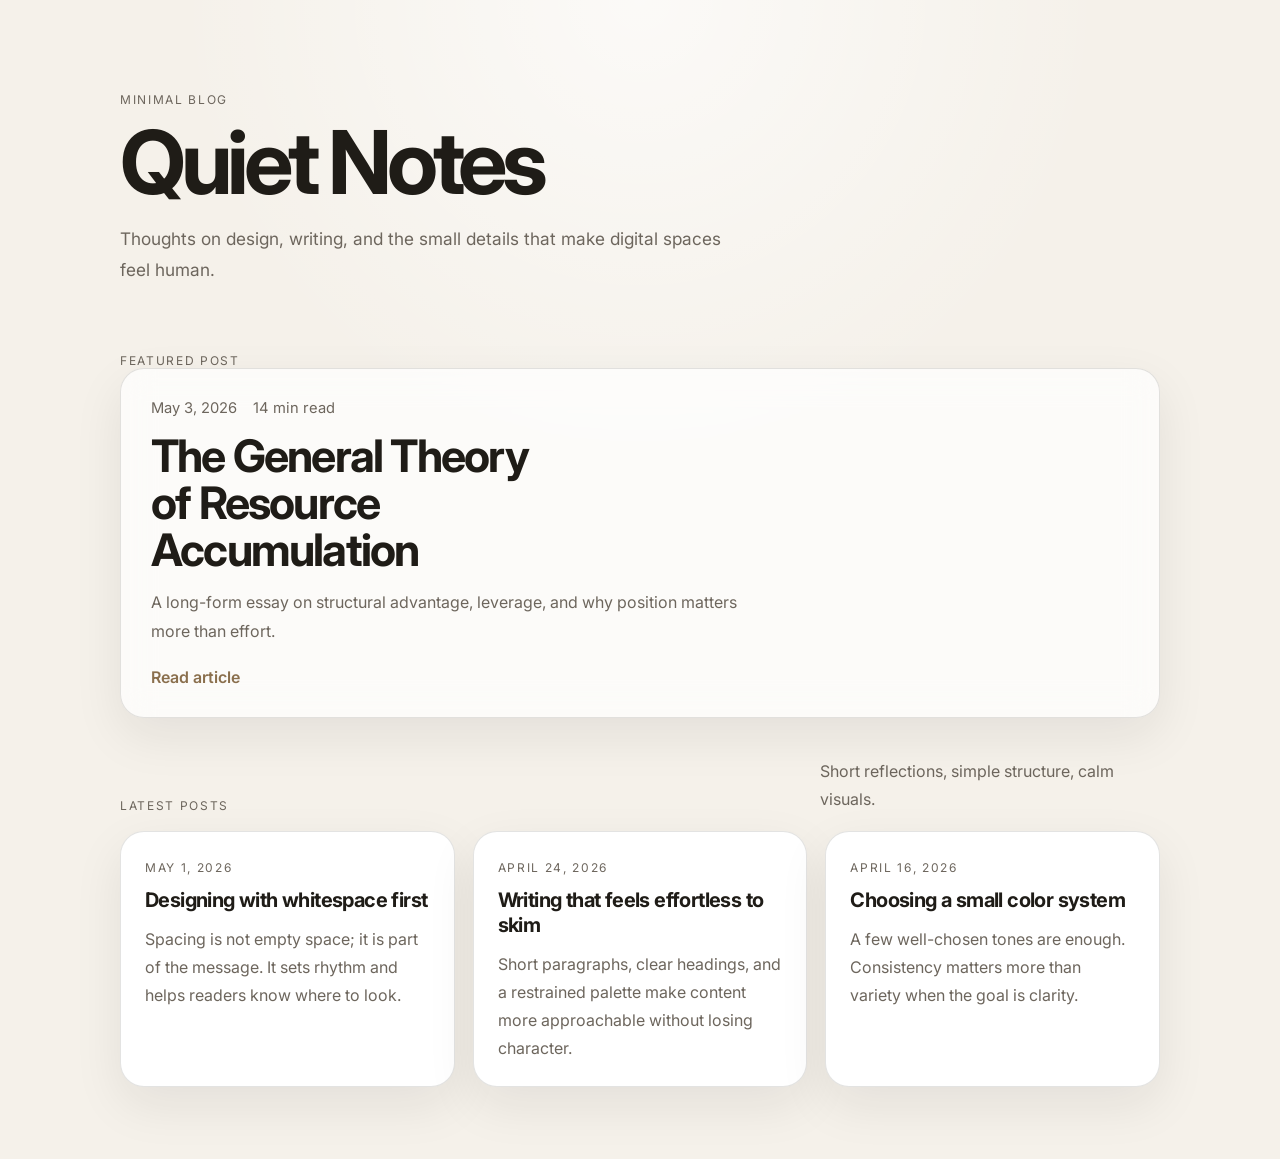
<file: index.html>
<!DOCTYPE html>
<html lang="en">
  <head>
    <meta charset="UTF-8" />
    <meta name="viewport" content="width=device-width, initial-scale=1.0" />
    <title>Quiet Notes</title>
    <meta
      name="description"
      content="A minimalistic blog template with a calm, editorial feel."
    />
    <link rel="preconnect" href="https://fonts.googleapis.com" />
    <link rel="preconnect" href="https://fonts.gstatic.com" crossorigin />
    <link
      href="https://fonts.googleapis.com/css2?family=Inter:wght@400;500;600;700&display=swap"
      rel="stylesheet"
    />
    <link rel="stylesheet" href="styles.css" />
  </head>
  <body>
    <main class="page">
      <header class="hero">
        <p class="eyebrow">Minimal blog</p>
        <h1>Quiet Notes</h1>
        <p class="intro">
          Thoughts on design, writing, and the small details that make digital
          spaces feel human.
        </p>
      </header>

      <section class="featured">
        <p class="section-label">Featured post</p>
        <article class="featured-card">
          <div class="meta">
            <span>May 3, 2026</span>
            <span>14 min read</span>
          </div>
          <h2>The General Theory of Resource Accumulation</h2>
          <p>
            A long-form essay on structural advantage, leverage, and why
            position matters more than effort.
          </p>
          <a href="article.html">Read article</a>
        </article>
      </section>

      <section id="posts" class="posts">
        <div class="section-heading">
          <p class="section-label">Latest posts</p>
          <p>Short reflections, simple structure, calm visuals.</p>
        </div>

        <div class="post-grid">
          <article class="post-card">
            <span class="post-date">May 1, 2026</span>
            <h3>Designing with whitespace first</h3>
            <p>
              Spacing is not empty space; it is part of the message. It sets
              rhythm and helps readers know where to look.
            </p>
          </article>

          <article class="post-card">
            <span class="post-date">April 24, 2026</span>
            <h3>Writing that feels effortless to skim</h3>
            <p>
              Short paragraphs, clear headings, and a restrained palette make
              content more approachable without losing character.
            </p>
          </article>

          <article class="post-card">
            <span class="post-date">April 16, 2026</span>
            <h3>Choosing a small color system</h3>
            <p>
              A few well-chosen tones are enough. Consistency matters more than
              variety when the goal is clarity.
            </p>
          </article>
        </div>
      </section>
    </main>
  </body>
</html>
</file>
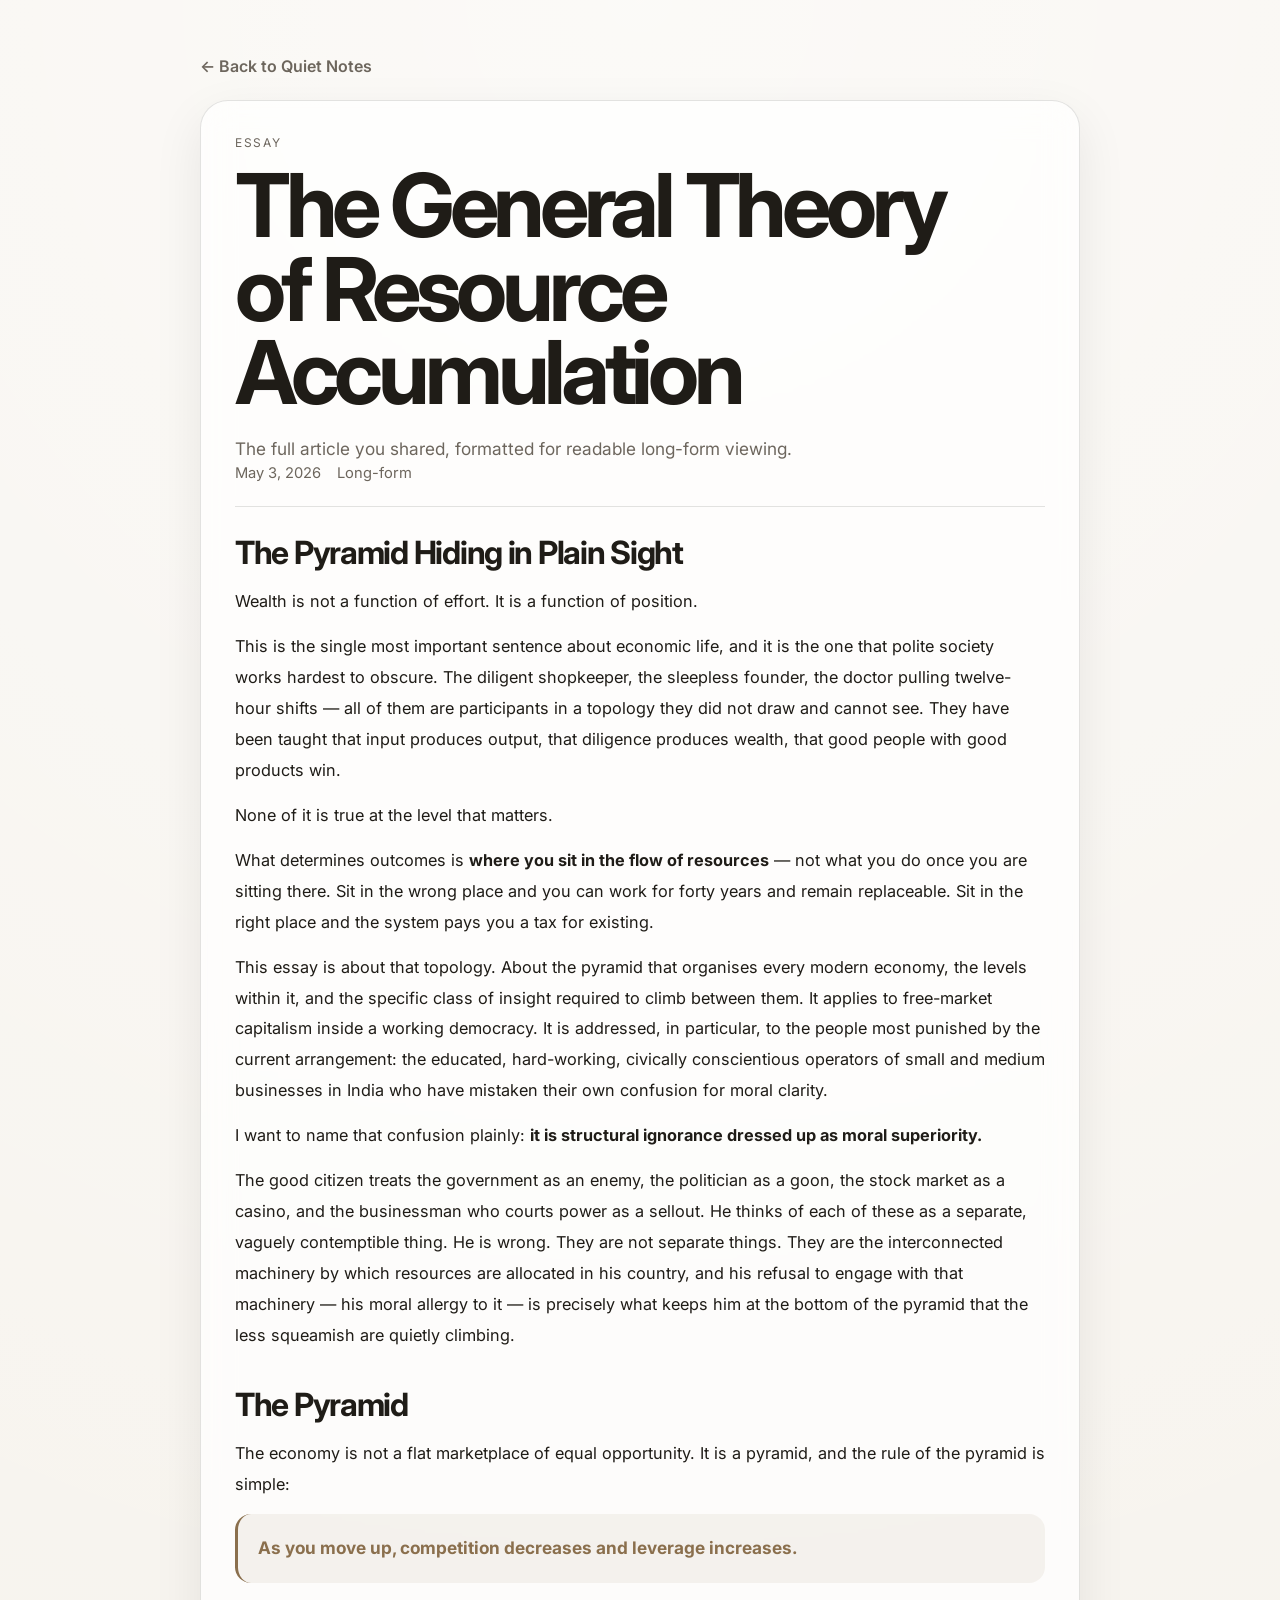
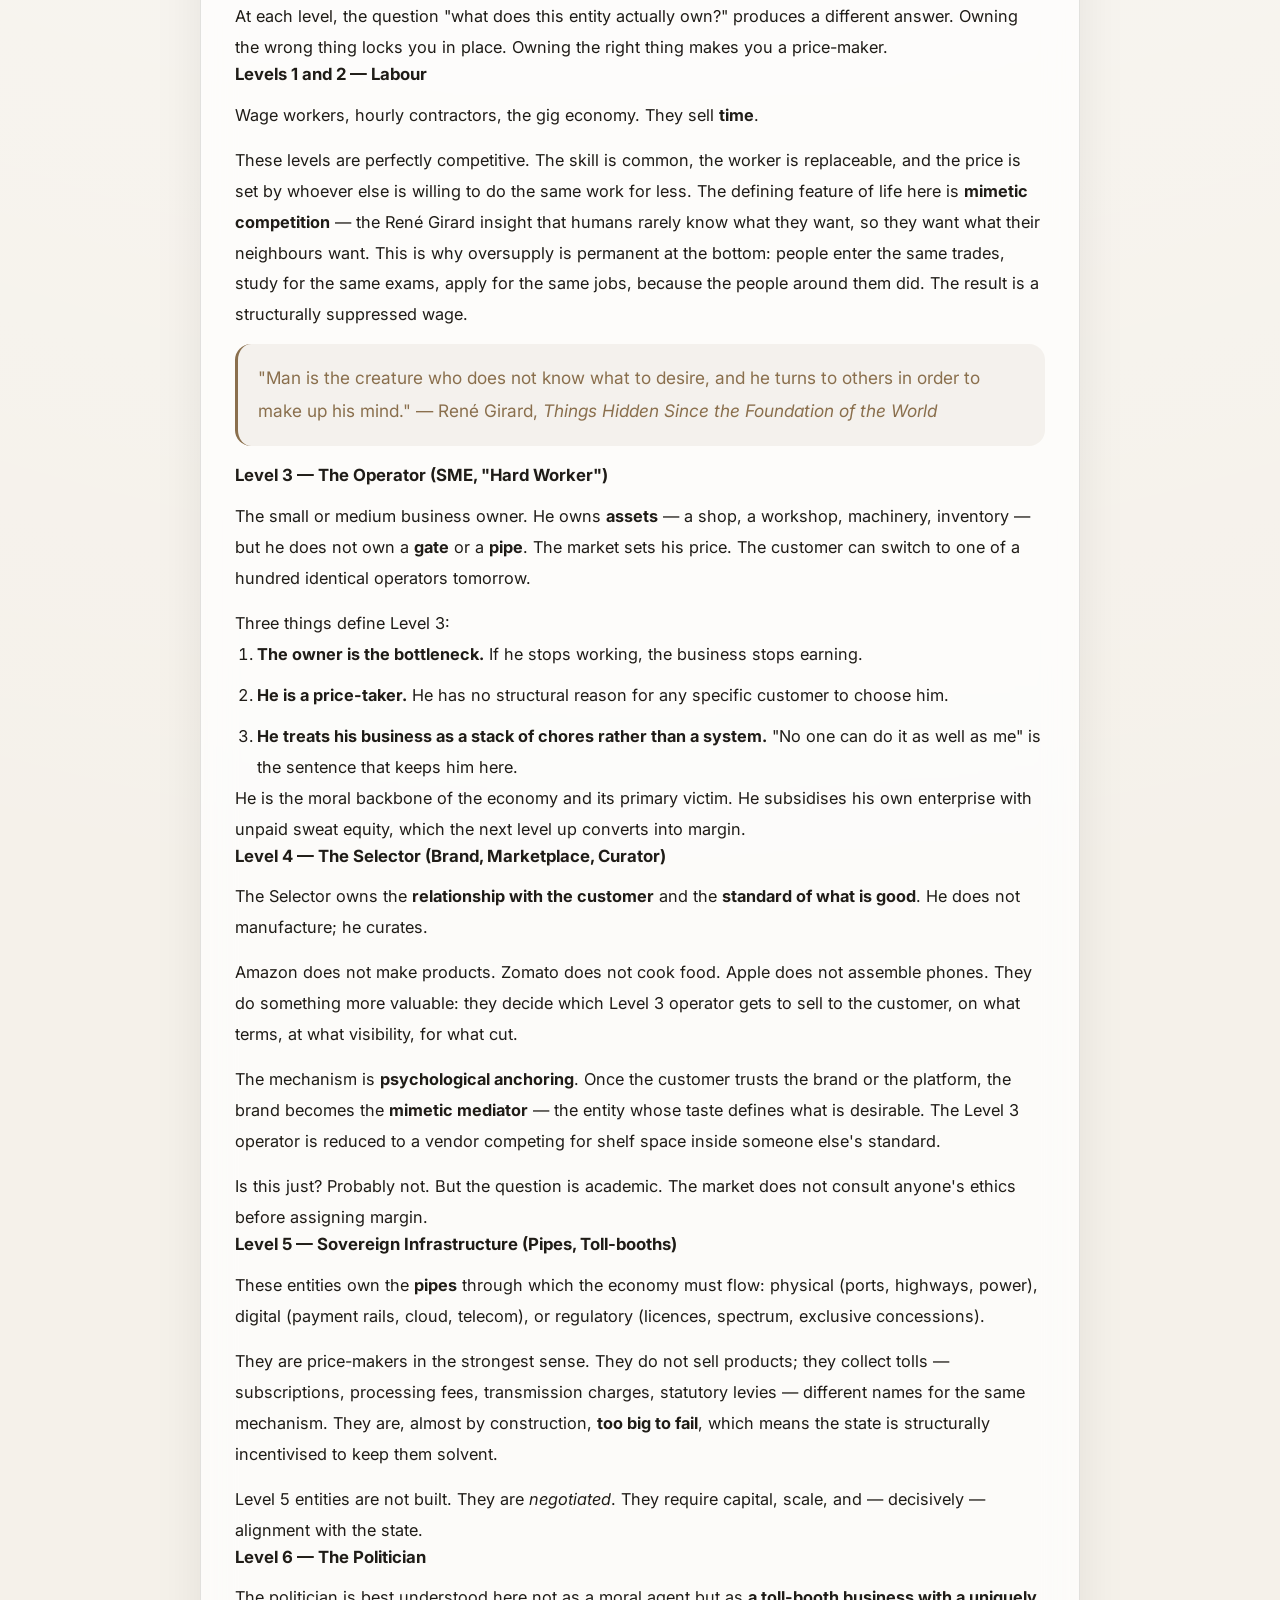
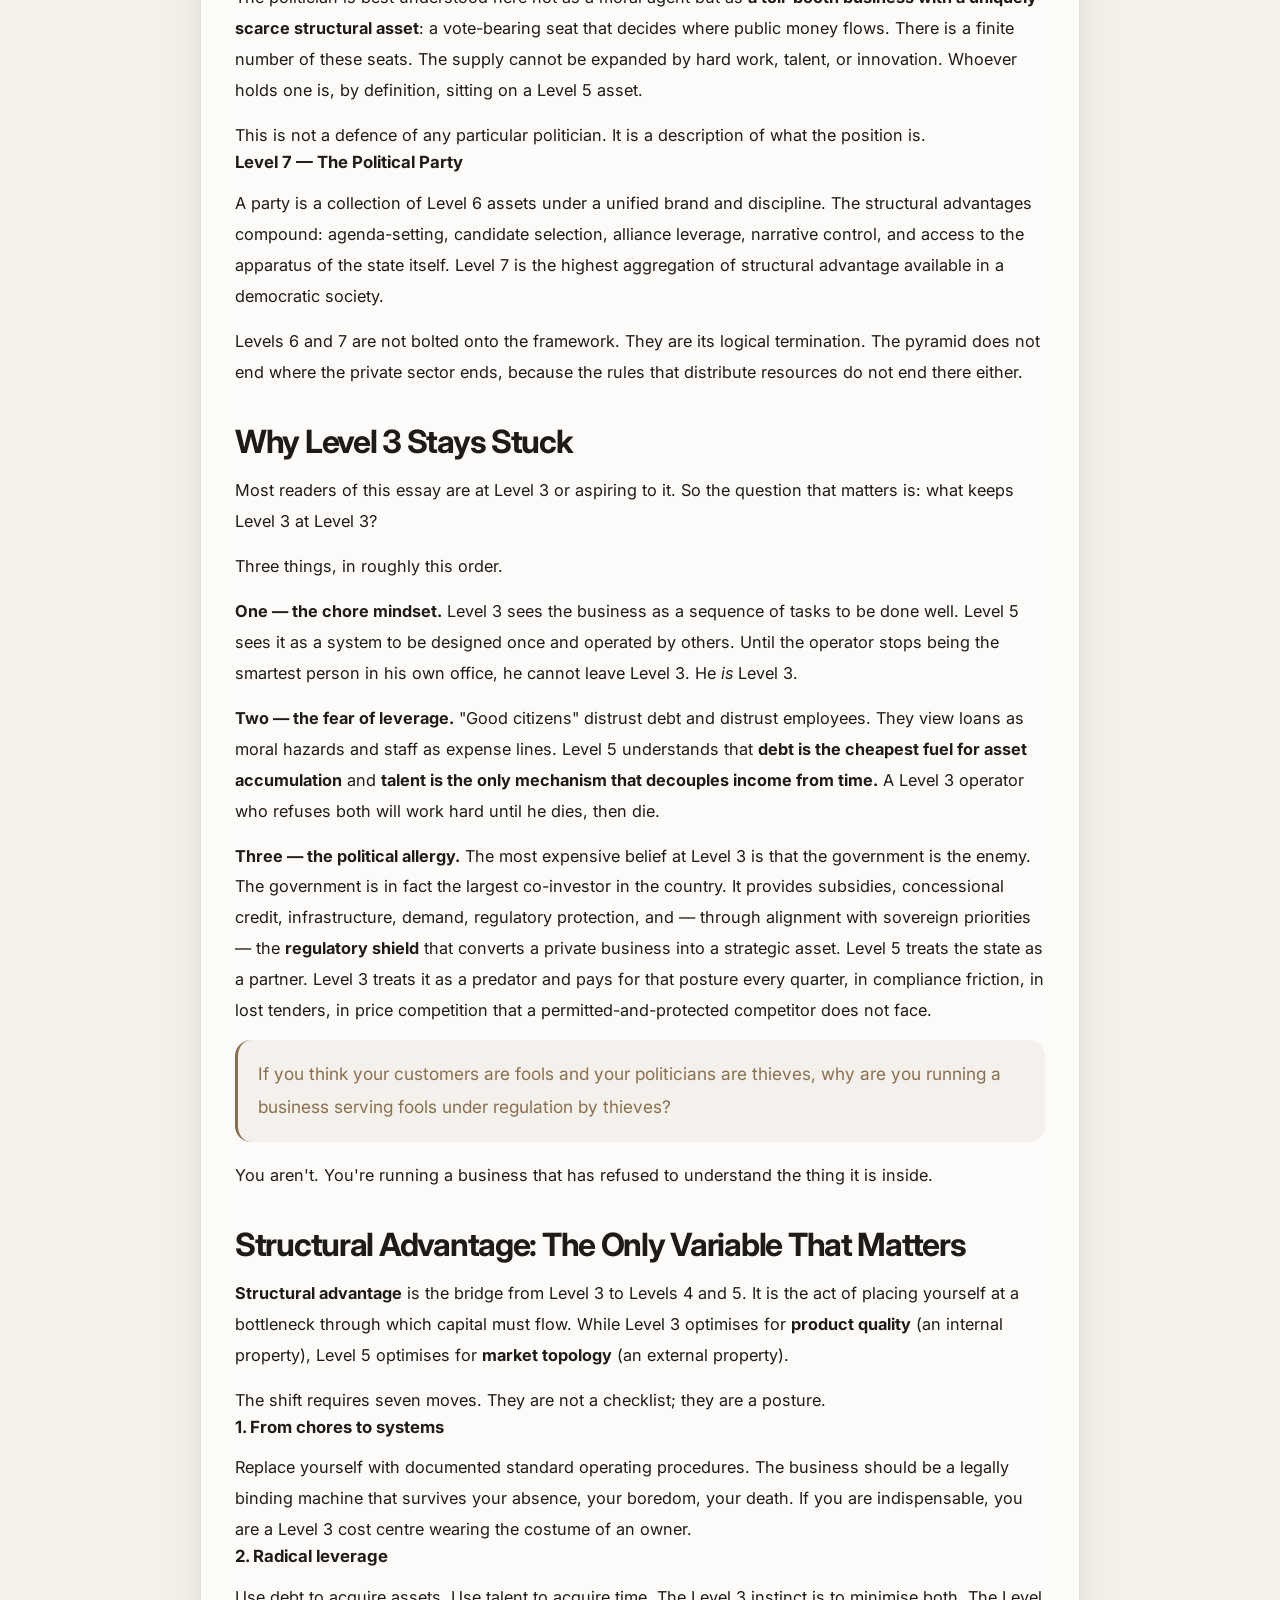
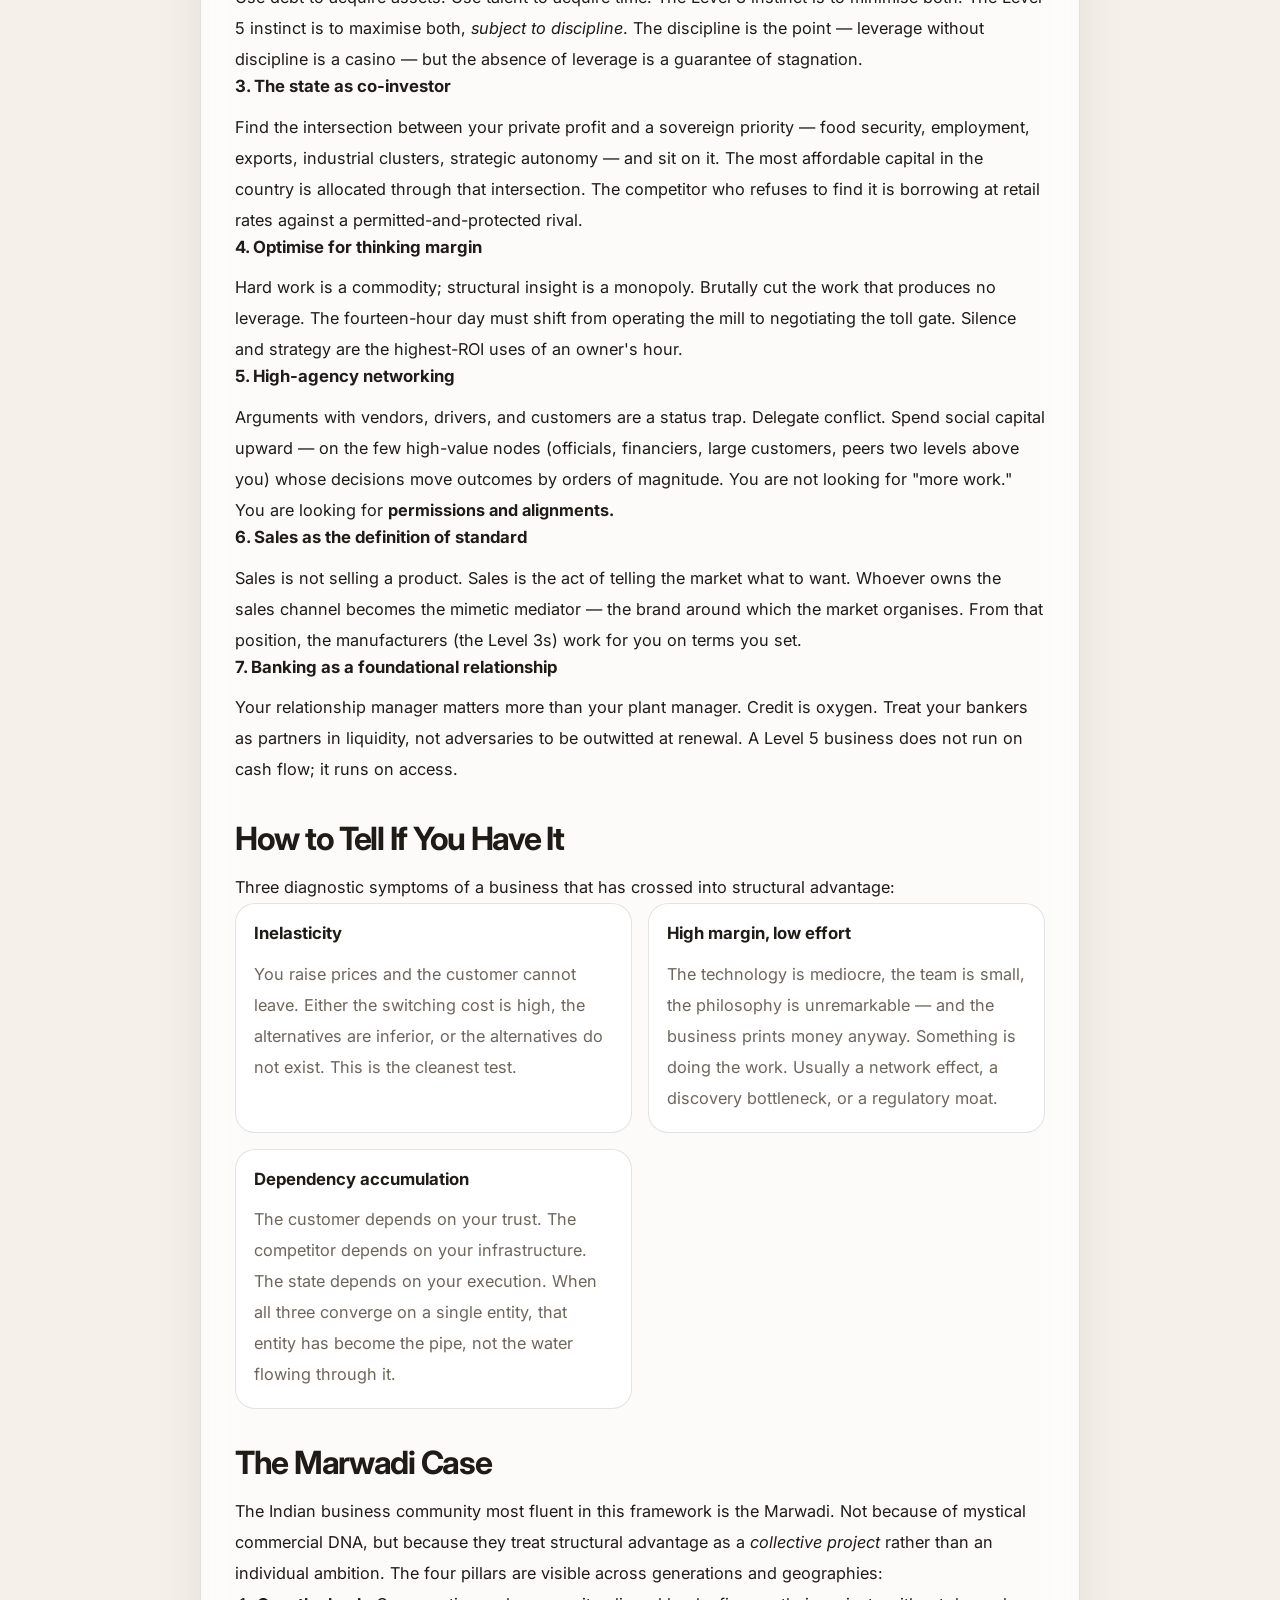
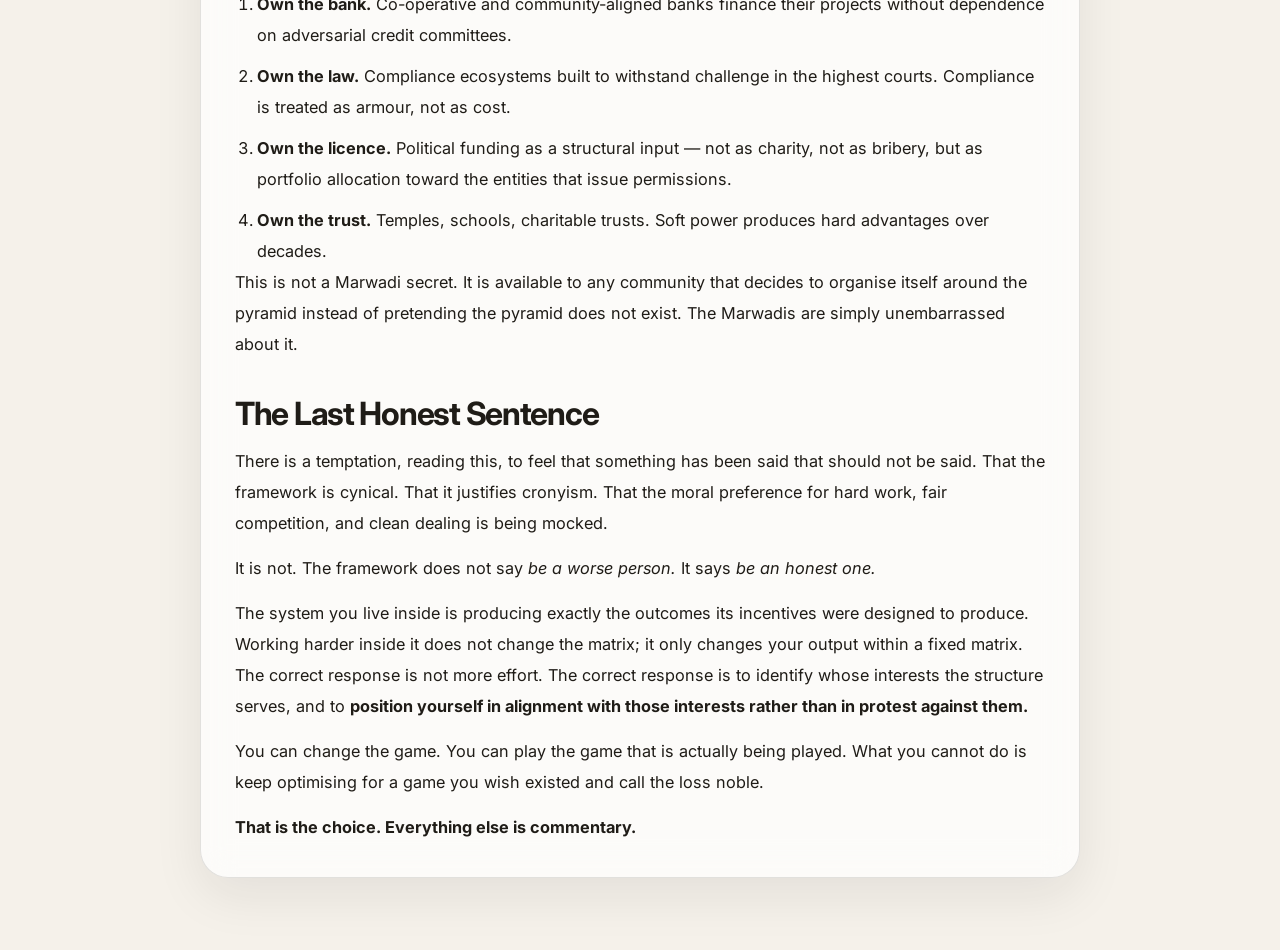
<file: article.html>
<!DOCTYPE html>
<html lang="en">
  <head>
    <meta charset="UTF-8" />
    <meta name="viewport" content="width=device-width, initial-scale=1.0" />
    <title>The General Theory of Resource Accumulation</title>
    <meta
      name="description"
      content="The full essay on the pyramid hiding in plain sight, structural advantage, and the logic of resource accumulation."
    />
    <link rel="preconnect" href="https://fonts.googleapis.com" />
    <link rel="preconnect" href="https://fonts.gstatic.com" crossorigin />
    <link
      href="https://fonts.googleapis.com/css2?family=Inter:wght@400;500;600;700&display=swap"
      rel="stylesheet"
    />
    <link rel="stylesheet" href="styles.css" />
  </head>
  <body>
    <main class="page article-page">
      <a class="back-link" href="index.html">← Back to Quiet Notes</a>

      <article class="article">
        <header class="article-header">
          <p class="eyebrow">Essay</p>
          <h1>The General Theory of Resource Accumulation</h1>
          <p class="article-deck">
            The full article you shared, formatted for readable long-form
            viewing.
          </p>
          <div class="meta">
            <span>May 3, 2026</span>
            <span>Long-form</span>
          </div>
        </header>

        <div class="article-body">
          <section>
            <h2>The Pyramid Hiding in Plain Sight</h2>
            <p>Wealth is not a function of effort. It is a function of position.</p>
            <p>
              This is the single most important sentence about economic life,
              and it is the one that polite society works hardest to obscure.
              The diligent shopkeeper, the sleepless founder, the doctor
              pulling twelve-hour shifts — all of them are participants in a
              topology they did not draw and cannot see. They have been taught
              that input produces output, that diligence produces wealth, that
              good people with good products win.
            </p>
            <p>None of it is true at the level that matters.</p>
            <p>
              What determines outcomes is <strong>where you sit in the flow of
              resources</strong> — not what you do once you are sitting there.
              Sit in the wrong place and you can work for forty years and remain
              replaceable. Sit in the right place and the system pays you a tax
              for existing.
            </p>
            <p>
              This essay is about that topology. About the pyramid that
              organises every modern economy, the levels within it, and the
              specific class of insight required to climb between them. It
              applies to free-market capitalism inside a working democracy. It
              is addressed, in particular, to the people most punished by the
              current arrangement: the educated, hard-working, civically
              conscientious operators of small and medium businesses in India
              who have mistaken their own confusion for moral clarity.
            </p>
            <p>
              I want to name that confusion plainly: <strong>it is structural
              ignorance dressed up as moral superiority.</strong>
            </p>
            <p>
              The good citizen treats the government as an enemy, the politician
              as a goon, the stock market as a casino, and the businessman who
              courts power as a sellout. He thinks of each of these as a
              separate, vaguely contemptible thing. He is wrong. They are not
              separate things. They are the interconnected machinery by which
              resources are allocated in his country, and his refusal to engage
              with that machinery — his moral allergy to it — is precisely what
              keeps him at the bottom of the pyramid that the less squeamish are
              quietly climbing.
            </p>
          </section>

          <section>
            <h2>The Pyramid</h2>
            <p>
              The economy is not a flat marketplace of equal opportunity. It is
              a pyramid, and the rule of the pyramid is simple:
            </p>
            <blockquote>
              <p>
                <strong>As you move up, competition decreases and leverage
                increases.</strong>
              </p>
            </blockquote>
            <p>
              At each level, the question "what does this entity actually own?"
              produces a different answer. Owning the wrong thing locks you in
              place. Owning the right thing makes you a price-maker.
            </p>

            <h3>Levels 1 and 2 — Labour</h3>
            <p>Wage workers, hourly contractors, the gig economy. They sell <strong>time</strong>.</p>
            <p>
              These levels are perfectly competitive. The skill is common, the
              worker is replaceable, and the price is set by whoever else is
              willing to do the same work for less. The defining feature of
              life here is <strong>mimetic competition</strong> — the René
              Girard insight that humans rarely know what they want, so they
              want what their neighbours want. This is why oversupply is
              permanent at the bottom: people enter the same trades, study for
              the same exams, apply for the same jobs, because the people
              around them did. The result is a structurally suppressed wage.
            </p>
            <blockquote>
              <p>
                "Man is the creature who does not know what to desire, and he
                turns to others in order to make up his mind." — René Girard,
                <em>Things Hidden Since the Foundation of the World</em>
              </p>
            </blockquote>

            <h3>Level 3 — The Operator (SME, "Hard Worker")</h3>
            <p>
              The small or medium business owner. He owns <strong>assets</strong>
              — a shop, a workshop, machinery, inventory — but he does not own
              a <strong>gate</strong> or a <strong>pipe</strong>. The market
              sets his price. The customer can switch to one of a hundred
              identical operators tomorrow.
            </p>
            <p>Three things define Level 3:</p>
            <ol>
              <li><strong>The owner is the bottleneck.</strong> If he stops working, the business stops earning.</li>
              <li><strong>He is a price-taker.</strong> He has no structural reason for any specific customer to choose him.</li>
              <li><strong>He treats his business as a stack of chores rather than a system.</strong> "No one can do it as well as me" is the sentence that keeps him here.</li>
            </ol>
            <p>
              He is the moral backbone of the economy and its primary victim.
              He subsidises his own enterprise with unpaid sweat equity, which
              the next level up converts into margin.
            </p>

            <h3>Level 4 — The Selector (Brand, Marketplace, Curator)</h3>
            <p>
              The Selector owns the <strong>relationship with the customer</strong>
              and the <strong>standard of what is good</strong>. He does not
              manufacture; he curates.
            </p>
            <p>
              Amazon does not make products. Zomato does not cook food. Apple
              does not assemble phones. They do something more valuable: they
              decide which Level 3 operator gets to sell to the customer, on
              what terms, at what visibility, for what cut.
            </p>
            <p>
              The mechanism is <strong>psychological anchoring</strong>. Once
              the customer trusts the brand or the platform, the brand becomes
              the <strong>mimetic mediator</strong> — the entity whose taste
              defines what is desirable. The Level 3 operator is reduced to a
              vendor competing for shelf space inside someone else's standard.
            </p>
            <p>
              Is this just? Probably not. But the question is academic. The
              market does not consult anyone's ethics before assigning margin.
            </p>

            <h3>Level 5 — Sovereign Infrastructure (Pipes, Toll-booths)</h3>
            <p>
              These entities own the <strong>pipes</strong> through which the
              economy must flow: physical (ports, highways, power), digital
              (payment rails, cloud, telecom), or regulatory (licences,
              spectrum, exclusive concessions).
            </p>
            <p>
              They are price-makers in the strongest sense. They do not sell
              products; they collect tolls — subscriptions, processing fees,
              transmission charges, statutory levies — different names for the
              same mechanism. They are, almost by construction,
              <strong>too big to fail</strong>, which means the state is
              structurally incentivised to keep them solvent.
            </p>
            <p>
              Level 5 entities are not built. They are <em>negotiated</em>. They
              require capital, scale, and — decisively — alignment with the
              state.
            </p>

            <h3>Level 6 — The Politician</h3>
            <p>
              The politician is best understood here not as a moral agent but
              as <strong>a toll-booth business with a uniquely scarce
              structural asset</strong>: a vote-bearing seat that decides where
              public money flows. There is a finite number of these seats. The
              supply cannot be expanded by hard work, talent, or innovation.
              Whoever holds one is, by definition, sitting on a Level 5 asset.
            </p>
            <p>
              This is not a defence of any particular politician. It is a
              description of what the position is.
            </p>

            <h3>Level 7 — The Political Party</h3>
            <p>
              A party is a collection of Level 6 assets under a unified brand
              and discipline. The structural advantages compound:
              agenda-setting, candidate selection, alliance leverage, narrative
              control, and access to the apparatus of the state itself. Level 7
              is the highest aggregation of structural advantage available in a
              democratic society.
            </p>
            <p>
              Levels 6 and 7 are not bolted onto the framework. They are its
              logical termination. The pyramid does not end where the private
              sector ends, because the rules that distribute resources do not
              end there either.
            </p>
          </section>

          <section>
            <h2>Why Level 3 Stays Stuck</h2>
            <p>
              Most readers of this essay are at Level 3 or aspiring to it. So
              the question that matters is: what keeps Level 3 at Level 3?
            </p>
            <p>Three things, in roughly this order.</p>

            <p>
              <strong>One — the chore mindset.</strong> Level 3 sees the
              business as a sequence of tasks to be done well. Level 5 sees it
              as a system to be designed once and operated by others. Until the
              operator stops being the smartest person in his own office, he
              cannot leave Level 3. He <em>is</em> Level 3.
            </p>
            <p>
              <strong>Two — the fear of leverage.</strong> "Good citizens"
              distrust debt and distrust employees. They view loans as moral
              hazards and staff as expense lines. Level 5 understands that
              <strong>debt is the cheapest fuel for asset accumulation</strong>
              and <strong>talent is the only mechanism that decouples income
              from time.</strong> A Level 3 operator who refuses both will work
              hard until he dies, then die.
            </p>
            <p>
              <strong>Three — the political allergy.</strong> The most expensive
              belief at Level 3 is that the government is the enemy. The
              government is in fact the largest co-investor in the country. It
              provides subsidies, concessional credit, infrastructure, demand,
              regulatory protection, and — through alignment with sovereign
              priorities — the <strong>regulatory shield</strong> that converts
              a private business into a strategic asset. Level 5 treats the
              state as a partner. Level 3 treats it as a predator and pays for
              that posture every quarter, in compliance friction, in lost
              tenders, in price competition that a permitted-and-protected
              competitor does not face.
            </p>
            <blockquote>
              <p>
                If you think your customers are fools and your politicians are
                thieves, why are you running a business serving fools under
                regulation by thieves?
              </p>
            </blockquote>
            <p>
              You aren't. You're running a business that has refused to
              understand the thing it is inside.
            </p>
          </section>

          <section>
            <h2>Structural Advantage: The Only Variable That Matters</h2>
            <p>
              <strong>Structural advantage</strong> is the bridge from Level 3
              to Levels 4 and 5. It is the act of placing yourself at a bottleneck
              through which capital must flow. While Level 3 optimises for
              <strong>product quality</strong> (an internal property), Level 5
              optimises for <strong>market topology</strong> (an external
              property).
            </p>
            <p>The shift requires seven moves. They are not a checklist; they are a posture.</p>

            <h3>1. From chores to systems</h3>
            <p>
              Replace yourself with documented standard operating procedures.
              The business should be a legally binding machine that survives
              your absence, your boredom, your death. If you are indispensable,
              you are a Level 3 cost centre wearing the costume of an owner.
            </p>

            <h3>2. Radical leverage</h3>
            <p>
              Use debt to acquire assets. Use talent to acquire time. The Level
              3 instinct is to minimise both. The Level 5 instinct is to
              maximise both, <em>subject to discipline</em>. The discipline is
              the point — leverage without discipline is a casino — but the
              absence of leverage is a guarantee of stagnation.
            </p>

            <h3>3. The state as co-investor</h3>
            <p>
              Find the intersection between your private profit and a sovereign
              priority — food security, employment, exports, industrial
              clusters, strategic autonomy — and sit on it. The most affordable
              capital in the country is allocated through that intersection.
              The competitor who refuses to find it is borrowing at retail
              rates against a permitted-and-protected rival.
            </p>

            <h3>4. Optimise for thinking margin</h3>
            <p>
              Hard work is a commodity; structural insight is a monopoly.
              Brutally cut the work that produces no leverage. The fourteen-hour
              day must shift from operating the mill to negotiating the toll
              gate. Silence and strategy are the highest-ROI uses of an owner's
              hour.
            </p>

            <h3>5. High-agency networking</h3>
            <p>
              Arguments with vendors, drivers, and customers are a status trap.
              Delegate conflict. Spend social capital upward — on the few
              high-value nodes (officials, financiers, large customers, peers
              two levels above you) whose decisions move outcomes by orders of
              magnitude. You are not looking for "more work." You are looking
              for <strong>permissions and alignments.</strong>
            </p>

            <h3>6. Sales as the definition of standard</h3>
            <p>
              Sales is not selling a product. Sales is the act of telling the
              market what to want. Whoever owns the sales channel becomes the
              mimetic mediator — the brand around which the market organises.
              From that position, the manufacturers (the Level 3s) work for you
              on terms you set.
            </p>

            <h3>7. Banking as a foundational relationship</h3>
            <p>
              Your relationship manager matters more than your plant manager.
              Credit is oxygen. Treat your bankers as partners in liquidity, not
              adversaries to be outwitted at renewal. A Level 5 business does
              not run on cash flow; it runs on access.
            </p>
          </section>

          <section>
            <h2>How to Tell If You Have It</h2>
            <p>Three diagnostic symptoms of a business that has crossed into structural advantage:</p>

            <div class="callout-grid">
              <div class="callout">
                <h3>Inelasticity</h3>
                <p>
                  You raise prices and the customer cannot leave. Either the
                  switching cost is high, the alternatives are inferior, or the
                  alternatives do not exist. This is the cleanest test.
                </p>
              </div>
              <div class="callout">
                <h3>High margin, low effort</h3>
                <p>
                  The technology is mediocre, the team is small, the philosophy
                  is unremarkable — and the business prints money anyway.
                  Something is doing the work. Usually a network effect, a
                  discovery bottleneck, or a regulatory moat.
                </p>
              </div>
              <div class="callout">
                <h3>Dependency accumulation</h3>
                <p>
                  The customer depends on your trust. The competitor depends on
                  your infrastructure. The state depends on your execution.
                  When all three converge on a single entity, that entity has
                  become the pipe, not the water flowing through it.
                </p>
              </div>
            </div>
          </section>

          <section>
            <h2>The Marwadi Case</h2>
            <p>
              The Indian business community most fluent in this framework is
              the Marwadi. Not because of mystical commercial DNA, but because
              they treat structural advantage as a <em>collective project</em>
              rather than an individual ambition. The four pillars are visible
              across generations and geographies:
            </p>

            <ol>
              <li><strong>Own the bank.</strong> Co-operative and community-aligned banks finance their projects without dependence on adversarial credit committees.</li>
              <li><strong>Own the law.</strong> Compliance ecosystems built to withstand challenge in the highest courts. Compliance is treated as armour, not as cost.</li>
              <li><strong>Own the licence.</strong> Political funding as a structural input — not as charity, not as bribery, but as portfolio allocation toward the entities that issue permissions.</li>
              <li><strong>Own the trust.</strong> Temples, schools, charitable trusts. Soft power produces hard advantages over decades.</li>
            </ol>

            <p>
              This is not a Marwadi secret. It is available to any community
              that decides to organise itself around the pyramid instead of
              pretending the pyramid does not exist. The Marwadis are simply
              unembarrassed about it.
            </p>
          </section>

          <section>
            <h2>The Last Honest Sentence</h2>
            <p>
              There is a temptation, reading this, to feel that something has
              been said that should not be said. That the framework is cynical.
              That it justifies cronyism. That the moral preference for hard
              work, fair competition, and clean dealing is being mocked.
            </p>
            <p>It is not. The framework does not say <em>be a worse person.</em> It says <em>be an honest one.</em></p>
            <p>
              The system you live inside is producing exactly the outcomes its
              incentives were designed to produce. Working harder inside it
              does not change the matrix; it only changes your output within a
              fixed matrix. The correct response is not more effort. The
              correct response is to identify whose interests the structure
              serves, and to <strong>position yourself in alignment with those
              interests rather than in protest against them.</strong>
            </p>
            <p>
              You can change the game. You can play the game that is actually
              being played. What you cannot do is keep optimising for a game
              you wish existed and call the loss noble.
            </p>
            <p class="closing">That is the choice. Everything else is commentary.</p>
          </section>
        </div>
      </article>
    </main>
  </body>
</html>
</file>
<file: styles.css>
:root {
  color-scheme: light;
  --bg: #f5f1ea;
  --surface: rgba(255, 255, 255, 0.72);
  --surface-strong: #ffffff;
  --text: #1f1c17;
  --muted: #6d665d;
  --line: rgba(31, 28, 23, 0.12);
  --accent: #8a6f4d;
  --shadow: 0 18px 50px rgba(31, 28, 23, 0.08);
}

* {
  box-sizing: border-box;
}

html {
  scroll-behavior: smooth;
}

body {
  margin: 0;
  font-family: "Inter", system-ui, sans-serif;
  color: var(--text);
  background:
    radial-gradient(circle at top, rgba(255, 255, 255, 0.65), transparent 35%),
    var(--bg);
}

a {
  color: inherit;
  text-decoration: none;
}

.page {
  width: min(1040px, calc(100% - 32px));
  margin: 0 auto;
  padding: 56px 0 72px;
}

.article-page {
  width: min(880px, calc(100% - 32px));
}

.back-link {
  display: inline-flex;
  margin-bottom: 24px;
  color: var(--muted);
  font-weight: 600;
}

.article {
  padding: 34px;
  background: var(--surface);
  backdrop-filter: blur(16px);
  border: 1px solid var(--line);
  border-radius: 28px;
  box-shadow: var(--shadow);
}

.article-header {
  padding-bottom: 24px;
  border-bottom: 1px solid var(--line);
}

.article-header h1 {
  max-width: 13ch;
}

.article-deck {
  margin-top: 18px;
  max-width: 58ch;
  font-size: 1.08rem;
  line-height: 1.8;
  color: var(--muted);
}

.article-body {
  padding-top: 28px;
}

.article-body section + section {
  margin-top: 36px;
}

.article-body h2 {
  font-size: clamp(1.5rem, 3vw, 2rem);
  line-height: 1.15;
  letter-spacing: -0.04em;
  margin-bottom: 12px;
}

.article-body h3 {
  font-size: 1.05rem;
  line-height: 1.35;
}

.article-body p,
.article-body li {
  color: var(--text);
  line-height: 1.9;
  font-size: 1.02rem;
}

.article-body p + p,
.article-body p + blockquote,
.article-body blockquote + p,
.article-body h2 + p,
.article-body h3 + p {
  margin-top: 14px;
}

.article-body blockquote {
  margin: 18px 0;
  padding: 18px 20px;
  border-left: 3px solid var(--accent);
  background: rgba(138, 111, 77, 0.08);
  border-radius: 16px;
}

.article-body blockquote p {
  color: var(--accent);
  font-size: 1.08rem;
}

.article-body ol {
  margin: 0;
  padding-left: 22px;
}

.article-body li + li {
  margin-top: 10px;
}

.closing {
  font-weight: 700;
  font-size: 1.08rem;
}

.level-grid,
.callout-grid {
  display: grid;
  grid-template-columns: repeat(2, minmax(0, 1fr));
  gap: 16px;
}

.level-card,
.callout {
  padding: 18px;
  background: var(--surface-strong);
  border: 1px solid var(--line);
  border-radius: 20px;
}

.level-card p,
.callout p {
  color: var(--muted);
  margin-top: 10px;
}

.hero {
  padding: 36px 0 28px;
}

.eyebrow,
.section-label,
.post-date {
  text-transform: uppercase;
  letter-spacing: 0.14em;
  font-size: 0.75rem;
  color: var(--muted);
}

h1,
h2,
h3,
p {
  margin: 0;
}

h1 {
  margin-top: 14px;
  font-size: clamp(3rem, 8vw, 5.5rem);
  line-height: 0.95;
  letter-spacing: -0.06em;
  max-width: 9ch;
}

.intro {
  margin-top: 18px;
  max-width: 56ch;
  font-size: 1.08rem;
  line-height: 1.8;
  color: var(--muted);
}

.featured,
.posts {
  margin-top: 40px;
}

.section-heading {
  display: flex;
  justify-content: space-between;
  gap: 24px;
  align-items: end;
  margin-bottom: 18px;
}

.section-heading p:last-child {
  color: var(--muted);
  max-width: 34ch;
  line-height: 1.7;
}

.featured-card,
.post-card {
  background: var(--surface);
  backdrop-filter: blur(16px);
  border: 1px solid var(--line);
  border-radius: 24px;
  box-shadow: var(--shadow);
}

.featured-card {
  padding: 30px;
}

.meta {
  display: flex;
  gap: 16px;
  flex-wrap: wrap;
  color: var(--muted);
  font-size: 0.92rem;
}

.featured-card h2 {
  margin-top: 16px;
  font-size: clamp(1.8rem, 4vw, 2.8rem);
  line-height: 1.05;
  letter-spacing: -0.04em;
  max-width: 14ch;
}

.featured-card p {
  margin-top: 14px;
  max-width: 60ch;
  line-height: 1.8;
  color: var(--muted);
}

.featured-card a {
  display: inline-flex;
  margin-top: 22px;
  align-items: center;
  gap: 8px;
  font-weight: 600;
  color: var(--accent);
}

.post-grid {
  display: grid;
  grid-template-columns: repeat(3, minmax(0, 1fr));
  gap: 18px;
}

.post-card {
  padding: 24px;
  background: var(--surface-strong);
}

.post-card h3 {
  margin-top: 12px;
  font-size: 1.25rem;
  line-height: 1.25;
  letter-spacing: -0.03em;
}

.post-card p {
  margin-top: 12px;
  line-height: 1.75;
  color: var(--muted);
}

@media (max-width: 860px) {
  .section-heading,
  .post-grid {
    grid-template-columns: 1fr;
    display: grid;
  }

  .level-grid,
  .callout-grid {
    grid-template-columns: 1fr;
  }

  .section-heading {
    gap: 8px;
  }
}

@media (max-width: 640px) {
  .page {
    width: min(100% - 20px, 1040px);
    padding-top: 28px;
  }

  .hero {
    padding-top: 20px;
  }

  .article {
    padding: 22px;
    border-radius: 22px;
  }

  .featured-card,
  .post-card {
    border-radius: 20px;
    padding: 22px;
  }

  .section-heading {
    margin-bottom: 14px;
  }
}
</file>
